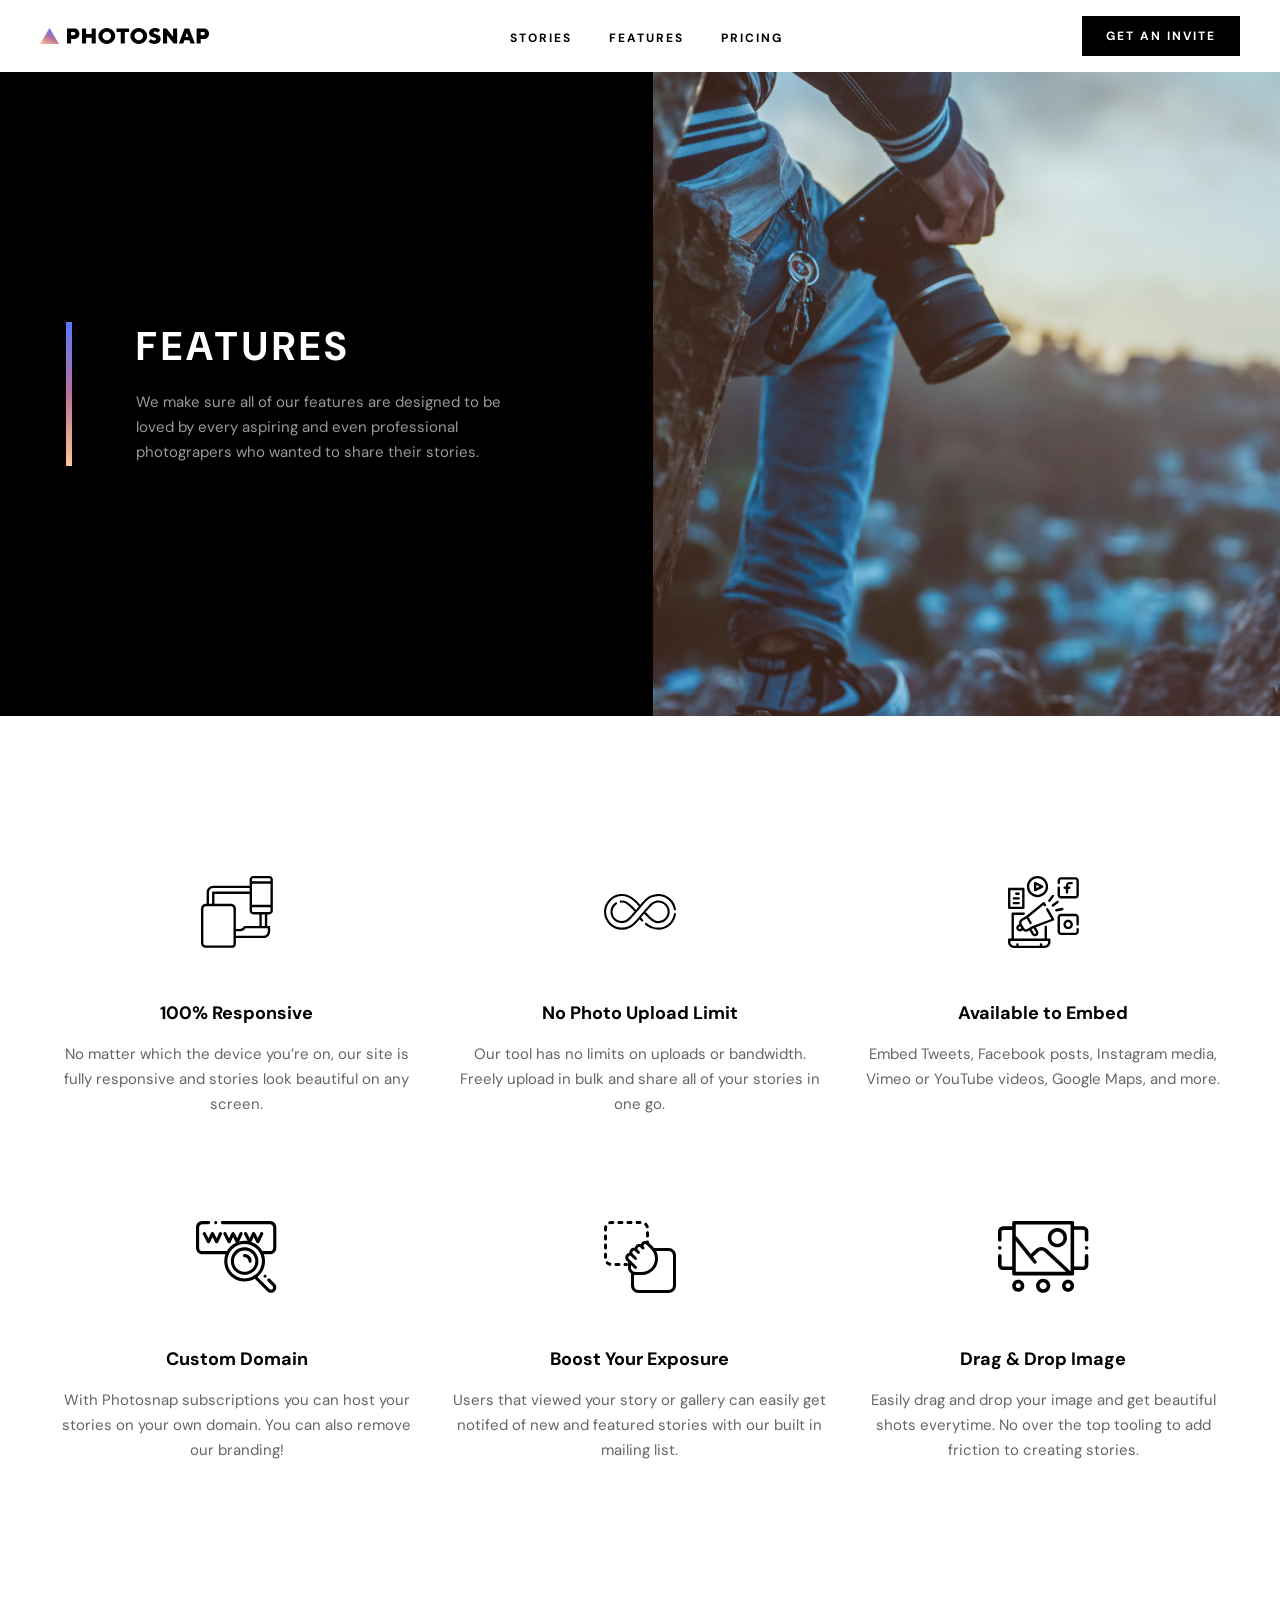
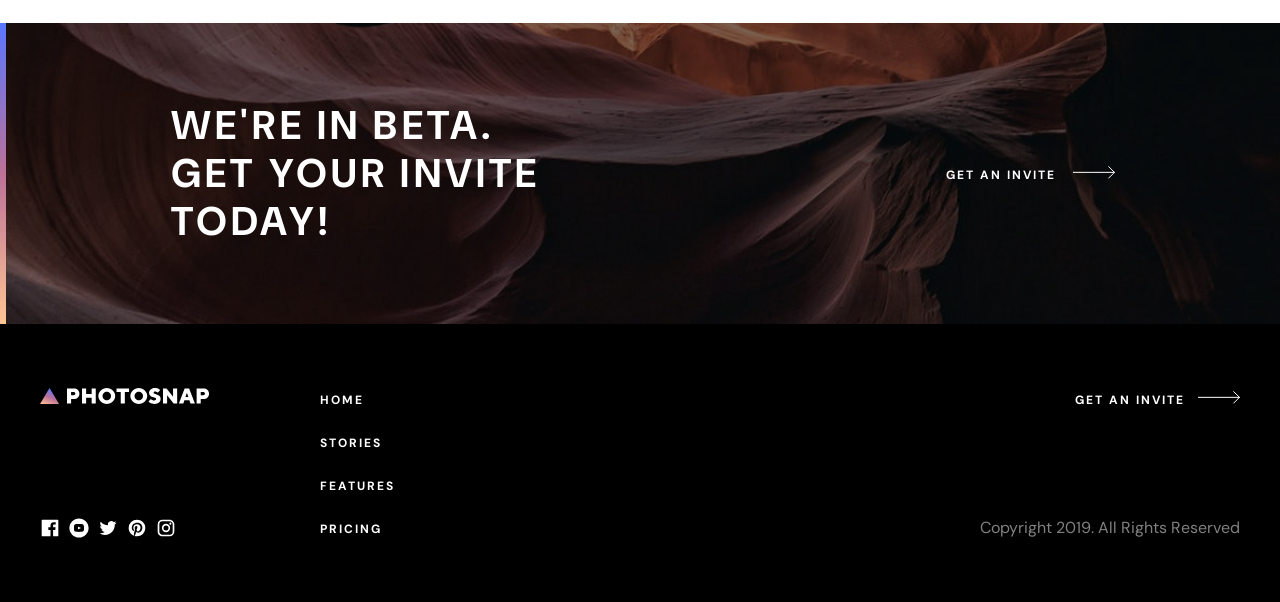
<file: features.html>
<!doctype html>
<html lang="en">
  <head>
    <meta charset="UTF-8" />
    <meta name="viewport" content="width=device-width, initial-scale=1.0" />
    <title>Features</title>

    <!-- local style link -->
    <link rel="stylesheet" href="./style/features.css" />
  </head>
  <body>
    <nav>
      <img class="logo" src="./imgs/logo(black).svg" alt="logo" />
      <ul>
        <li><a href="./stories.html">Stories</a></li>
        <li><a href="#">features</a></li>
        <li><a href="./pricing.html">pricing</a></li>
      </ul>
      <button>get an invite</button>
      <img class="menu-bars" src="./imgs/menu(bars).svg" alt="menu" />
    </nav>
    <header>
      <div class="left">
        <span></span>
        <div>
          <h2>FEATURES</h2>
          <p>
            We make sure all of our features are designed to be loved by every
            aspiring and even professional photograpers who wanted to share
            their stories.
          </p>
        </div>
      </div>
      <div class="right"></div>
    </header>
    <main>
      <div class="card box1">
        <img src="./imgs/Shape1.svg" alt="responsive" />
        <h3>100% Responsive</h3>
        <p>
          No matter which the device you’re on, our site is fully responsive and
          stories look beautiful on any screen.
        </p>
      </div>
      <div class="card box2">
        <img class="infinite" src="./imgs/shape2.svg" alt="no limits" />
        <h3 class="spacing">No Photo Upload Limit</h3>
        <p>
          Our tool has no limits on uploads or bandwidth. Freely upload in bulk
          and share all of your stories in one go.
        </p>
      </div>
      <div class="card box3">
        <img src="./imgs/shape3.svg" alt="Available" />
        <h3>Available to Embed</h3>
        <p>
          Embed Tweets, Facebook posts, Instagram media, Vimeo or YouTube
          videos, Google Maps, and more.
        </p>
      </div>
      <div class="card">
        <img src="./imgs/shape4.svg" alt="custom domain" />
        <h3>Custom Domain</h3>
        <p>
          With Photosnap subscriptions you can host your stories on your own
          domain. You can also remove our branding!
        </p>
      </div>
      <div class="card">
        <img src="./imgs/shape5.svg" alt="boost your exposure" />
        <h3>Boost Your Exposure</h3>
        <p>
          Users that viewed your story or gallery can easily get notifed of new
          and featured stories with our built in mailing list.
        </p>
      </div>
      <div class="card">
        <img src="./imgs/shape6.svg" alt="drag & drop image" />
        <h3>Drag & Drop Image</h3>
        <p>
          Easily drag and drop your image and get beautiful shots everytime. No
          over the top tooling to add friction to creating stories.
        </p>
      </div>
    </main>
    <section class="beta">
      <span></span>
      <div class="content">
        <h2>We're in beta. Get your invite today!</h2>
        <div>
          <a href="#">get an invite</a>
          <img src="./imgs/Arrow(white).svg" alt="" />
        </div>
      </div>
    </section>
    <footer>
      <div class="logos">
        <img src="./imgs/logo(white).svg" alt="logo" />
        <div class="icons">
          <svg
            class="facebook"
            xmlns="http://www.w3.org/2000/svg"
            width="20px"
            height="20px"
            viewBox="0 0 24 24"
          >
            <path d="M0 0h24v24H0z" fill="none" />
            <path
              fill="currentColor"
              fill-rule="evenodd"
              d="M15.725 22v-7.745h2.6l.389-3.018h-2.99V9.31c0-.874.243-1.47 1.497-1.47h1.598v-2.7a21 21 0 0 0-2.33-.12c-2.304 0-3.881 1.407-3.881 3.99v2.227H10v3.018h2.607V22H3.104C2.494 22 2 21.506 2 20.896V3.104C2 2.494 2.494 2 3.104 2h17.792C21.506 2 22 2.494 22 3.104v17.792c0 .61-.494 1.104-1.104 1.104z"
            />
          </svg>

          <svg
            class="youtube"
            xmlns="http://www.w3.org/2000/svg"
            width="20px"
            height="20px"
            viewBox="0 0 20 20"
          >
            <path d="M0 0h20v20H0z" fill="none" />
            <path
              fill="currentColor"
              d="M11.603 9.833L9.357 8.785C9.161 8.694 9 8.796 9 9.013v1.974c0 .217.161.319.357.228l2.245-1.048c.197-.092.197-.242.001-.334M10 .4C4.698.4.4 4.698.4 10s4.298 9.6 9.6 9.6s9.6-4.298 9.6-9.6S15.302.4 10 .4m0 13.5c-4.914 0-5-.443-5-3.9s.086-3.9 5-3.9s5 .443 5 3.9s-.086 3.9-5 3.9"
            />
          </svg>

          <svg
            class="twitter"
            xmlns="http://www.w3.org/2000/svg"
            width="20px"
            height="20px"
            viewBox="0 0 24 24"
          >
            <path d="M0 0h24v24H0z" fill="none" />
            <path
              fill="currentColor"
              d="M22.213 5.656a8.4 8.4 0 0 1-2.402.658A4.2 4.2 0 0 0 21.649 4c-.82.488-1.719.83-2.655 1.015a4.182 4.182 0 0 0-7.126 3.814a11.87 11.87 0 0 1-8.621-4.37a4.17 4.17 0 0 0-.566 2.103c0 1.45.739 2.731 1.86 3.481a4.2 4.2 0 0 1-1.894-.523v.051a4.185 4.185 0 0 0 3.355 4.102a4.2 4.2 0 0 1-1.89.072A4.185 4.185 0 0 0 8.02 16.65a8.4 8.4 0 0 1-6.192 1.732a11.83 11.83 0 0 0 6.41 1.88c7.694 0 11.9-6.373 11.9-11.9q0-.271-.012-.541a8.5 8.5 0 0 0 2.086-2.164"
            />
          </svg>

          <svg
            class="pinterest"
            xmlns="http://www.w3.org/2000/svg"
            width="20px"
            height="20px"
            viewBox="0 0 24 24"
          >
            <path d="M0 0h24v24H0z" fill="none" />
            <path
              fill="currentColor"
              d="M9.04 21.54c.96.29 1.93.46 2.96.46a10 10 0 0 0 10-10A10 10 0 0 0 12 2A10 10 0 0 0 2 12c0 4.25 2.67 7.9 6.44 9.34c-.09-.78-.18-2.07 0-2.96l1.15-4.94s-.29-.58-.29-1.5c0-1.38.86-2.41 1.84-2.41c.86 0 1.26.63 1.26 1.44c0 .86-.57 2.09-.86 3.27c-.17.98.52 1.84 1.52 1.84c1.78 0 3.16-1.9 3.16-4.58c0-2.4-1.72-4.04-4.19-4.04c-2.82 0-4.48 2.1-4.48 4.31c0 .86.28 1.73.74 2.3c.09.06.09.14.06.29l-.29 1.09c0 .17-.11.23-.28.11c-1.28-.56-2.02-2.38-2.02-3.85c0-3.16 2.24-6.03 6.56-6.03c3.44 0 6.12 2.47 6.12 5.75c0 3.44-2.13 6.2-5.18 6.2c-.97 0-1.92-.52-2.26-1.13l-.67 2.37c-.23.86-.86 2.01-1.29 2.7z"
            />
          </svg>

          <svg
            class="instagram"
            xmlns="http://www.w3.org/2000/svg"
            width="20px"
            height="20px"
            viewBox="0 0 24 24"
          >
            <path d="M0 0h24v24H0z" fill="none" />
            <path
              fill="currentColor"
              d="M7.8 2h8.4C19.4 2 22 4.6 22 7.8v8.4a5.8 5.8 0 0 1-5.8 5.8H7.8C4.6 22 2 19.4 2 16.2V7.8A5.8 5.8 0 0 1 7.8 2m-.2 2A3.6 3.6 0 0 0 4 7.6v8.8C4 18.39 5.61 20 7.6 20h8.8a3.6 3.6 0 0 0 3.6-3.6V7.6C20 5.61 18.39 4 16.4 4zm9.65 1.5a1.25 1.25 0 0 1 1.25 1.25A1.25 1.25 0 0 1 17.25 8A1.25 1.25 0 0 1 16 6.75a1.25 1.25 0 0 1 1.25-1.25M12 7a5 5 0 0 1 5 5a5 5 0 0 1-5 5a5 5 0 0 1-5-5a5 5 0 0 1 5-5m0 2a3 3 0 0 0-3 3a3 3 0 0 0 3 3a3 3 0 0 0 3-3a3 3 0 0 0-3-3"
            />
          </svg>
        </div>
      </div>
      <ul>
        <li><a href="./index.html">Home</a></li>
        <li><a href="#">Stories</a></li>
        <li><a href="./features.html">features</a></li>
        <li><a href="./pricing.html">pricing</a></li>
      </ul>
      <div class="right">
        <div>
          <a href="">get an invite</a
          ><img src="./imgs/Arrow(white).svg" alt="Arrow" />
        </div>
        <p>Copyright 2019. All Rights Reserved</p>
      </div>
    </footer>
  </body>
</html>
</file>
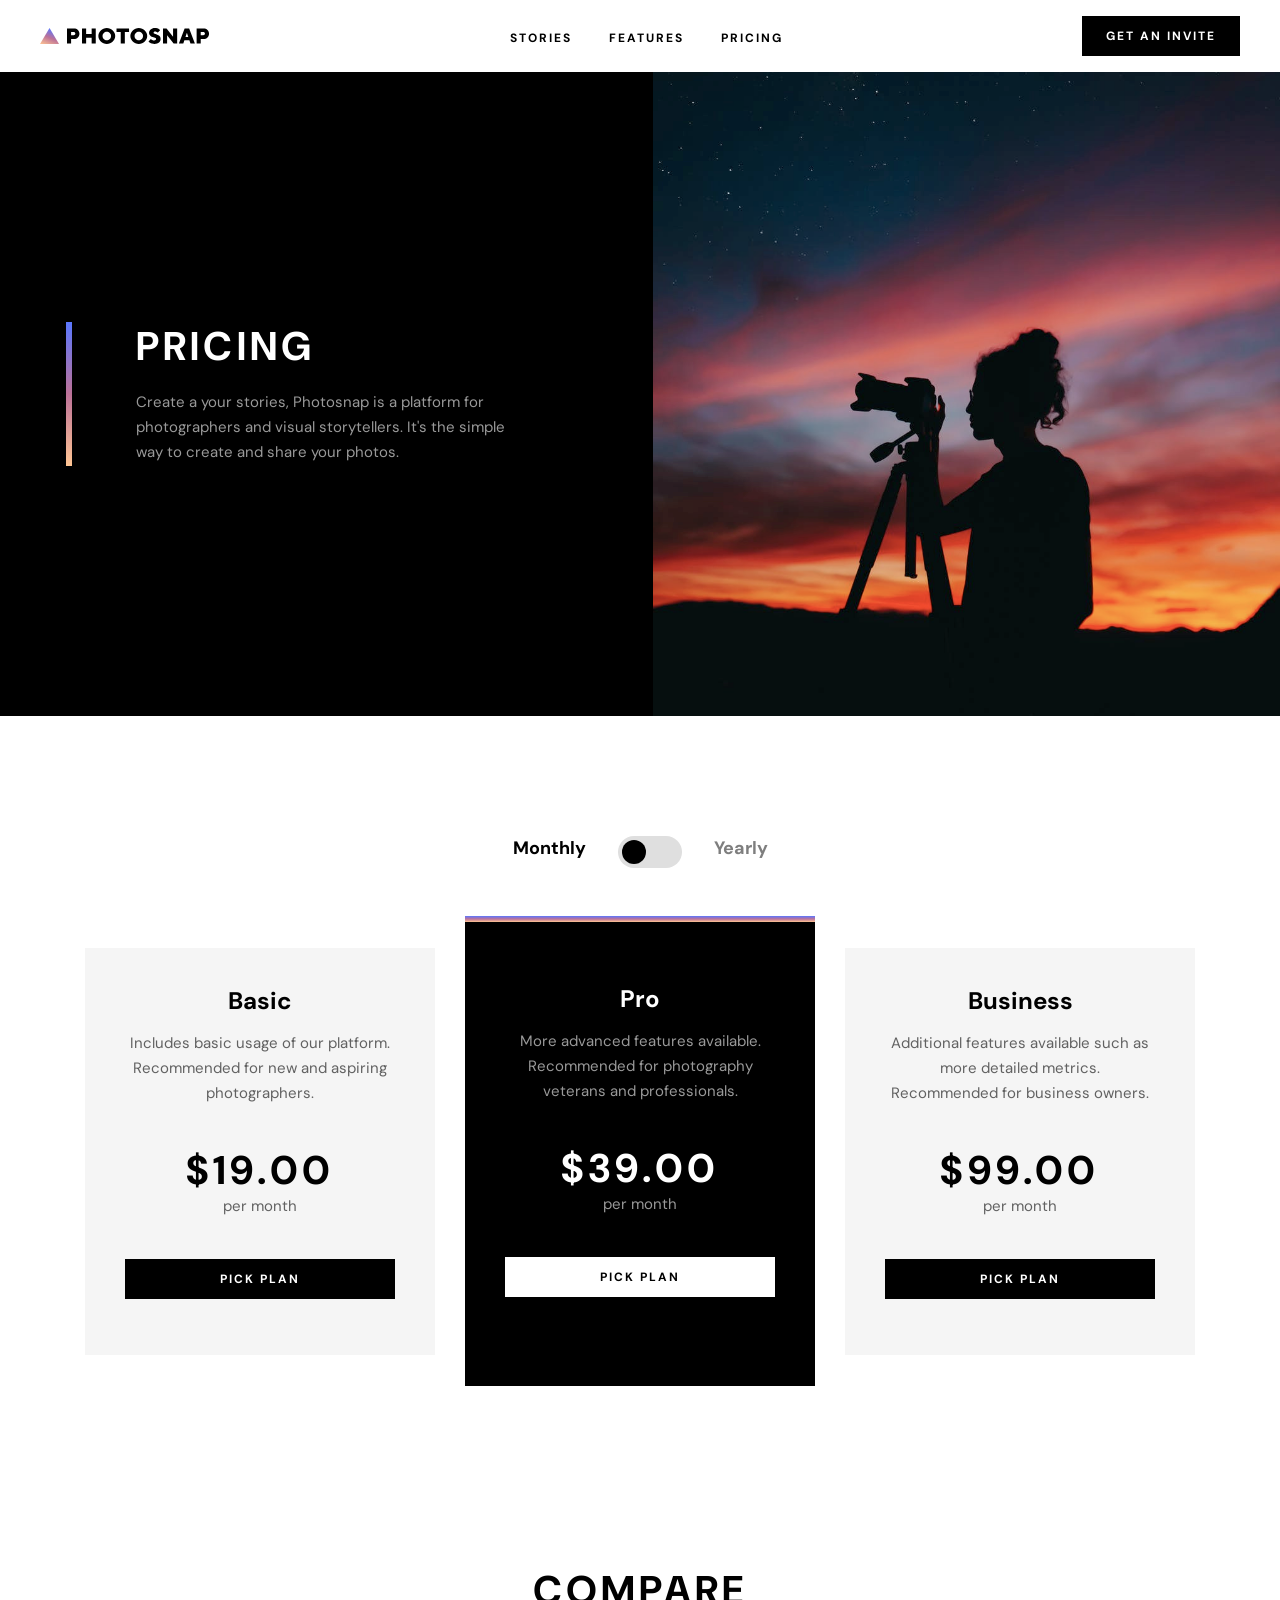
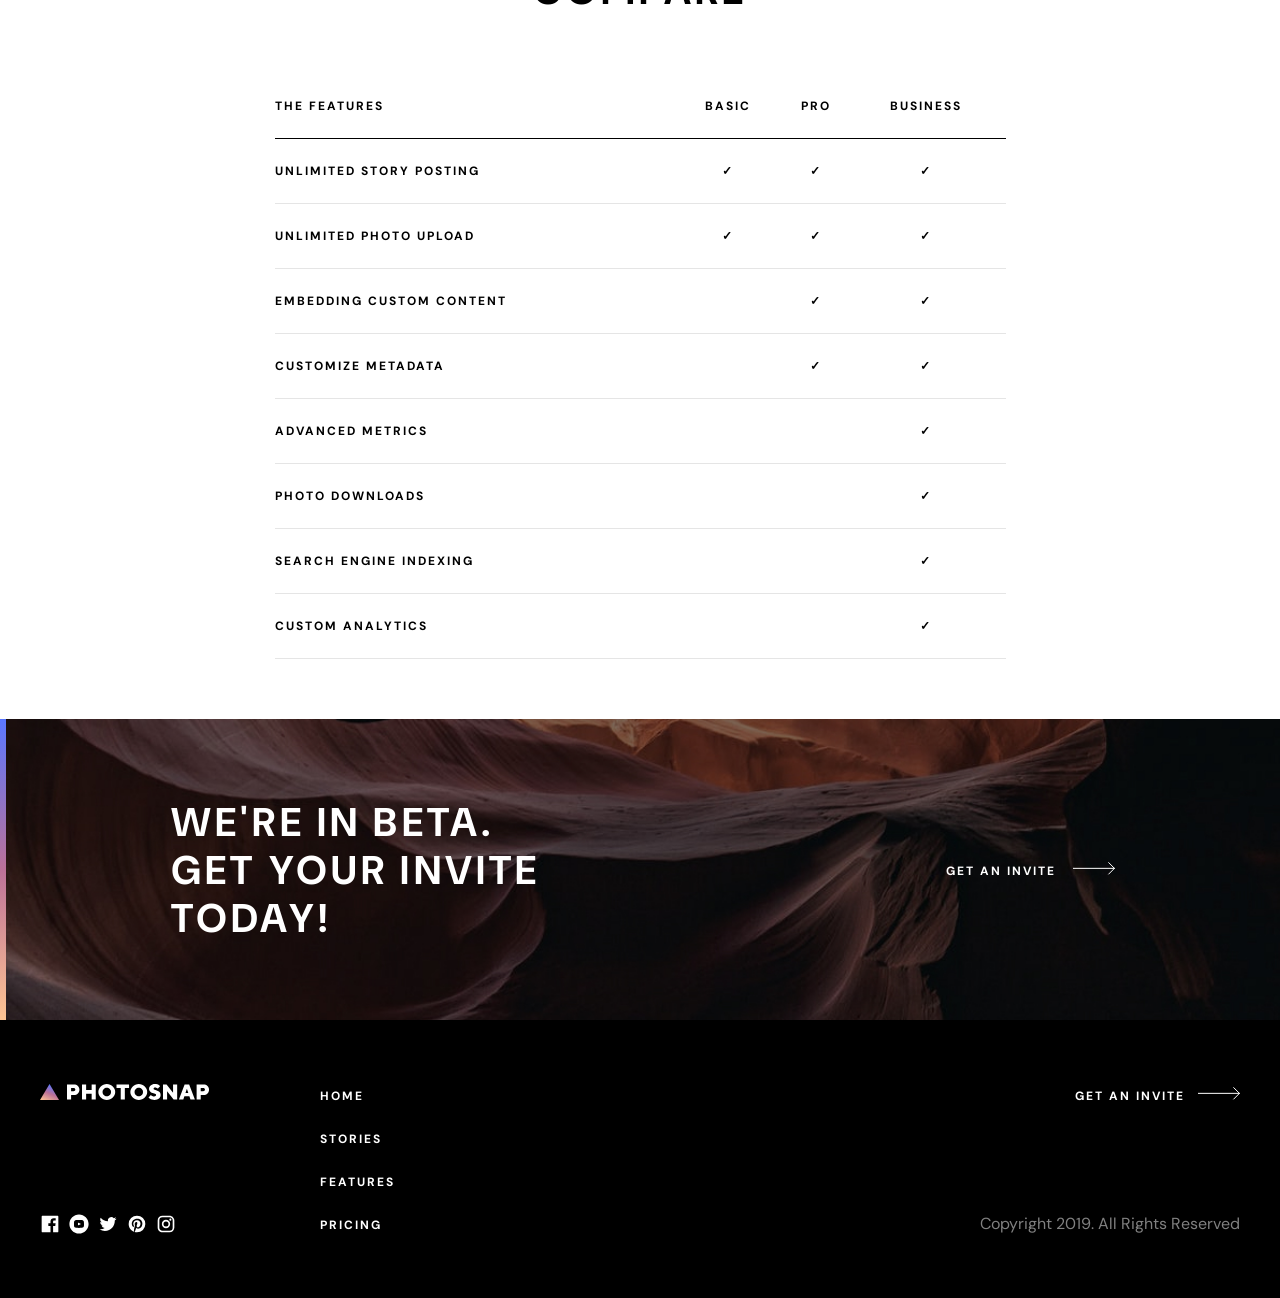
<file: pricing.html>
<!doctype html>
<html lang="en">
  <head>
    <meta charset="UTF-8" />
    <meta name="viewport" content="width=device-width, initial-scale=1.0" />
    <title>Pricing</title>

    <!-- local style link -->
    <link rel="stylesheet" href="./style/pricing.css" />
  </head>
  <body>
    <nav>
      <img class="logo" src="./imgs/logo(black).svg" alt="logo" />
      <ul>
        <li><a href="./stories.html">Stories</a></li>
        <li><a href="./features.html">features</a></li>
        <li><a href="#">pricing</a></li>
      </ul>
      <button>get an invite</button>
      <img class="menu-bars" src="./imgs/menu(bars).svg" alt="menu" />
    </nav>
    <header>
      <div class="left">
        <span></span>
        <div>
          <h2>PRICING</h2>
          <p>
            Create a your stories, Photosnap is a platform for photographers and
            visual storytellers. It's the simple way to create and share your
            photos.
          </p>
        </div>
      </div>
      <div class="right"></div>
    </header>
    <section class="price">
      <div class="toggle-switch">
        <p class="month">Monthly</p>
        <div><span></span></div>
        <p class="year">Yearly</p>
      </div>
      <div class="cards">
        <div class="card">
          <div class="content">
            <h3>Basic</h3>
            <p class="one">
              Includes basic usage of our platform. Recommended for new and
              aspiring photographers.
            </p>
            <p class="two">$19.00</p>
            <p class="three">per month</p>
            <button>PICK PLAN</button>
          </div>
        </div>
        <div class="card middle">
          <div class="content">
            <span></span>
            <h3>Pro</h3>
            <p class="one">
              More advanced features available. Recommended for photography
              veterans and professionals.
            </p>
            <p class="two">$39.00</p>
            <p class="three">per month</p>
            <button>PICK PLAN</button>
          </div>
        </div>
        <div class="card">
          <div class="content">
            <h3>Business</h3>
            <p class="one">
              Additional features available such as more detailed metrics.
              Recommended for business owners.
            </p>
            <p class="two">$99.00</p>
            <p class="three">per month</p>
            <button>PICK PLAN</button>
          </div>
        </div>
      </div>
    </section>
    <section class="compare">
      <h2>COMPARE</h2>
      <table>
        <thead>
          <tr>
            <th>THE FEATURES</th>
            <th>BASIC</th>
            <th>PRO</th>
            <th>BUSINESS</th>
          </tr>
        </thead>
        <tbody>
          <tr>
            <td>UNLIMITED STORY POSTING</td>
            <td>✓</td>
            <td>✓</td>
            <td>✓</td>
          </tr>
          <tr>
            <td>UNLIMITED PHOTO UPLOAD</td>
            <td>✓</td>
            <td>✓</td>
            <td>✓</td>
          </tr>
          <tr>
            <td>EMBEDDING CUSTOM CONTENT</td>
            <td></td>
            <td>✓</td>
            <td>✓</td>
          </tr>
          <tr>
            <td>CUSTOMIZE METADATA</td>
            <td></td>
            <td>✓</td>
            <td>✓</td>
          </tr>
          <tr>
            <td>ADVANCED METRICS</td>
            <td></td>
            <td></td>
            <td>✓</td>
          </tr>
          <tr>
            <td>PHOTO DOWNLOADS</td>
            <td></td>
            <td></td>
            <td>✓</td>
          </tr>
          <tr>
            <td>SEARCH ENGINE INDEXING</td>
            <td></td>
            <td></td>
            <td>✓</td>
          </tr>
          <tr>
            <td>CUSTOM ANALYTICS</td>
            <td></td>
            <td></td>
            <td>✓</td>
          </tr>
        </tbody>
      </table>
    </section>
    <section class="beta">
      <span></span>
      <div class="content">
        <h2>We're in beta. Get your invite today!</h2>
        <div>
          <a href="#">get an invite</a>
          <img src="./imgs/Arrow(white).svg" alt="" />
        </div>
      </div>
    </section>
    <footer>
      <div class="logos">
        <img src="./imgs/logo(white).svg" alt="logo" />
        <div class="icons">
          <svg
            class="facebook"
            xmlns="http://www.w3.org/2000/svg"
            width="20px"
            height="20px"
            viewBox="0 0 24 24"
          >
            <path d="M0 0h24v24H0z" fill="none" />
            <path
              fill="currentColor"
              fill-rule="evenodd"
              d="M15.725 22v-7.745h2.6l.389-3.018h-2.99V9.31c0-.874.243-1.47 1.497-1.47h1.598v-2.7a21 21 0 0 0-2.33-.12c-2.304 0-3.881 1.407-3.881 3.99v2.227H10v3.018h2.607V22H3.104C2.494 22 2 21.506 2 20.896V3.104C2 2.494 2.494 2 3.104 2h17.792C21.506 2 22 2.494 22 3.104v17.792c0 .61-.494 1.104-1.104 1.104z"
            />
          </svg>

          <svg
            class="youtube"
            xmlns="http://www.w3.org/2000/svg"
            width="20px"
            height="20px"
            viewBox="0 0 20 20"
          >
            <path d="M0 0h20v20H0z" fill="none" />
            <path
              fill="currentColor"
              d="M11.603 9.833L9.357 8.785C9.161 8.694 9 8.796 9 9.013v1.974c0 .217.161.319.357.228l2.245-1.048c.197-.092.197-.242.001-.334M10 .4C4.698.4.4 4.698.4 10s4.298 9.6 9.6 9.6s9.6-4.298 9.6-9.6S15.302.4 10 .4m0 13.5c-4.914 0-5-.443-5-3.9s.086-3.9 5-3.9s5 .443 5 3.9s-.086 3.9-5 3.9"
            />
          </svg>

          <svg
            class="twitter"
            xmlns="http://www.w3.org/2000/svg"
            width="20px"
            height="20px"
            viewBox="0 0 24 24"
          >
            <path d="M0 0h24v24H0z" fill="none" />
            <path
              fill="currentColor"
              d="M22.213 5.656a8.4 8.4 0 0 1-2.402.658A4.2 4.2 0 0 0 21.649 4c-.82.488-1.719.83-2.655 1.015a4.182 4.182 0 0 0-7.126 3.814a11.87 11.87 0 0 1-8.621-4.37a4.17 4.17 0 0 0-.566 2.103c0 1.45.739 2.731 1.86 3.481a4.2 4.2 0 0 1-1.894-.523v.051a4.185 4.185 0 0 0 3.355 4.102a4.2 4.2 0 0 1-1.89.072A4.185 4.185 0 0 0 8.02 16.65a8.4 8.4 0 0 1-6.192 1.732a11.83 11.83 0 0 0 6.41 1.88c7.694 0 11.9-6.373 11.9-11.9q0-.271-.012-.541a8.5 8.5 0 0 0 2.086-2.164"
            />
          </svg>

          <svg
            class="pinterest"
            xmlns="http://www.w3.org/2000/svg"
            width="20px"
            height="20px"
            viewBox="0 0 24 24"
          >
            <path d="M0 0h24v24H0z" fill="none" />
            <path
              fill="currentColor"
              d="M9.04 21.54c.96.29 1.93.46 2.96.46a10 10 0 0 0 10-10A10 10 0 0 0 12 2A10 10 0 0 0 2 12c0 4.25 2.67 7.9 6.44 9.34c-.09-.78-.18-2.07 0-2.96l1.15-4.94s-.29-.58-.29-1.5c0-1.38.86-2.41 1.84-2.41c.86 0 1.26.63 1.26 1.44c0 .86-.57 2.09-.86 3.27c-.17.98.52 1.84 1.52 1.84c1.78 0 3.16-1.9 3.16-4.58c0-2.4-1.72-4.04-4.19-4.04c-2.82 0-4.48 2.1-4.48 4.31c0 .86.28 1.73.74 2.3c.09.06.09.14.06.29l-.29 1.09c0 .17-.11.23-.28.11c-1.28-.56-2.02-2.38-2.02-3.85c0-3.16 2.24-6.03 6.56-6.03c3.44 0 6.12 2.47 6.12 5.75c0 3.44-2.13 6.2-5.18 6.2c-.97 0-1.92-.52-2.26-1.13l-.67 2.37c-.23.86-.86 2.01-1.29 2.7z"
            />
          </svg>

          <svg
            class="instagram"
            xmlns="http://www.w3.org/2000/svg"
            width="20px"
            height="20px"
            viewBox="0 0 24 24"
          >
            <path d="M0 0h24v24H0z" fill="none" />
            <path
              fill="currentColor"
              d="M7.8 2h8.4C19.4 2 22 4.6 22 7.8v8.4a5.8 5.8 0 0 1-5.8 5.8H7.8C4.6 22 2 19.4 2 16.2V7.8A5.8 5.8 0 0 1 7.8 2m-.2 2A3.6 3.6 0 0 0 4 7.6v8.8C4 18.39 5.61 20 7.6 20h8.8a3.6 3.6 0 0 0 3.6-3.6V7.6C20 5.61 18.39 4 16.4 4zm9.65 1.5a1.25 1.25 0 0 1 1.25 1.25A1.25 1.25 0 0 1 17.25 8A1.25 1.25 0 0 1 16 6.75a1.25 1.25 0 0 1 1.25-1.25M12 7a5 5 0 0 1 5 5a5 5 0 0 1-5 5a5 5 0 0 1-5-5a5 5 0 0 1 5-5m0 2a3 3 0 0 0-3 3a3 3 0 0 0 3 3a3 3 0 0 0 3-3a3 3 0 0 0-3-3"
            />
          </svg>
        </div>
      </div>
      <ul>
        <li><a href="./index.html">Home</a></li>
        <li><a href="#">Stories</a></li>
        <li><a href="./features.html">features</a></li>
        <li><a href="./pricing.html">pricing</a></li>
      </ul>
      <div class="right">
        <div>
          <a href="">get an invite</a
          ><img src="./imgs/Arrow(white).svg" alt="Arrow" />
        </div>
        <p>Copyright 2019. All Rights Reserved</p>
      </div>
    </footer>
  </body>
</html>
</file>
<file: style/features.css>
/* General settings */

@import url("https://fonts.googleapis.com/css2?family=DM+Sans:ital,opsz,wght@0,9..40,100..1000;1,9..40,100..1000&display=swap");

* {
  padding: 0;
  margin: 0;
  box-sizing: border-box;
}

body,
a,
button {
  font-family: "DM Sans", sans-serif;
}

ul {
  list-style: none;
}

a {
  text-decoration: none;
  text-transform: uppercase;
  letter-spacing: 2px;
  font-size: 12px;
  font-weight: 700;
}

button {
  text-transform: uppercase;
  font-weight: 700;
  font-size: 12px;
  letter-spacing: 2px;
  border: none;
  cursor: pointer;
}

/* navbar section */

nav {
  padding: 16px 165px;
  display: flex;
  justify-content: space-between;
  align-items: center;
}

nav ul {
  display: flex;
  align-items: center;
  gap: 37px;
}

nav ul li a {
  color: rgba(0, 0, 0, 1);
  transition: 0.2s;
}

nav ul li a:hover {
  color: rgba(223, 223, 223, 1);
}

nav button {
  color: rgba(255, 255, 255, 1);
  padding: 12px 24px;
  background-color: rgba(0, 0, 0, 1);
  transition: 0.2s;
}

nav button:hover {
  background-color: rgba(223, 223, 223, 1);
  color: black;
}

nav img.menu-bars {
  display: none;
}

/* header section */

header {
  display: flex;
  color: white;
}

header .left {
  background-color: black;
  width: 40.4%;
  padding: 250px 0;
  display: flex;
  justify-content: center;
  order: 1;
}

header .left span {
  width: 6px;
  height: 144px;
  background: linear-gradient(
    rgba(90, 119, 255, 1),
    rgba(188, 113, 152, 1),
    rgba(255, 197, 147, 1)
  );
  transform: translate(-190px, 0);
}

header .left div {
  width: 387px;
}

header .left div h2 {
  font-size: 40px;
  font-weight: 700;
  line-height: 48px;
  letter-spacing: 4.17px;
  margin-bottom: 20px;
}

header .left div p {
  font-size: 15px;
  line-height: 25px;
  opacity: 60%;
}

header .right {
  width: 59.6%;
  background-image: url("../imgs/hold-camera.png");
  background-size: cover;
  background-position: 10% 20%;
  order: 2;
}

/* main section */

main {
  padding: 160px 360px;
  display: flex;
  justify-content: center;
  flex-wrap: wrap;
  gap: 30px;
}

main .card {
  width: calc((100% - 60px) / 3);
  text-align: center;
}

main .card h3 {
  font-size: 18px;
  line-height: 25px;
  margin: 48.15px 0 16px 0;
}

main .card p {
  opacity: 60%;
  font-size: 15px;
  line-height: 25px;
}
main .card h3.spacing {
  margin: 66.3px 0 16px 0;
}

main .card img.infinite {
  margin-top: 18.02px;
}

main .box1,
.box2,
.box3 {
  margin-bottom: 74.08px;
}

/* beta section */

section.beta {
  background-image: url("../imgs/WhatsApp\ Image\ 2026-08-12\ at\ 5.27.53\ PM.jpeg");
  background-size: cover;
  padding: 0 165px;
  color: white;
  display: flex;
}

section.beta span {
  width: 6px;
  height: 301px;
  background: linear-gradient(
    rgba(90, 119, 255, 1),
    rgba(188, 113, 152, 1),
    rgba(255, 197, 147, 1)
  );
  transform: translate(-165px, 0);
}
section.beta .content {
  width: 100%;
  display: flex;
  justify-content: space-between;
  align-items: center;
}

section.beta .content h2 {
  width: 380px;
  font-size: 40px;
  font-weight: 700;
  line-height: 48px;
  letter-spacing: 4.17px;
  text-transform: uppercase;
}

section.beta .content div a {
  color: white;
  margin-right: 13px;
  transition: 0.2s;
}

section.beta .content div a:hover {
  text-decoration: underline;
}

/* footer section */

footer {
  background-color: black;
  color: white;
  padding: 64px 165px 64px 171px;
  display: flex;
}

footer .logos {
  display: flex;
  flex-direction: column;
  justify-content: space-between;
  margin-right: 110px;
}

footer .logos .icons {
  transition: 0.1s;
  display: flex;
  gap: 9px;
}

footer .logos .icons svg {
  cursor: pointer;
}

footer .logos .icons .facebook:hover {
  color: #1877f2;
}

footer .logos .icons .youtube:hover {
  color: #ff0000;
}

footer .logos .icons .twitter:hover {
  color: #1da1f2;
}

footer .logos .icons .pinterest:hover {
  color: #e60023;
}

footer .logos .icons .instagram:hover {
  color: #e4405f;
}

footer ul {
  display: flex;
  flex-direction: column;
  gap: 22px;
}

footer ul li a {
  color: white;
  transition: 0.2s;
}

footer ul li a:hover {
  color: rgba(223, 223, 223, 0.6);
}

footer .right {
  margin-left: auto;
  display: flex;
  flex-direction: column;
  justify-content: space-between;
}

footer .right p {
  opacity: 50.25%;
}

footer .right div {
  text-align: right;
}

footer .right div a {
  color: white;
  margin-right: 13px;
}

footer .right div a:hover {
  text-decoration: underline;
}

/* laptop view */

@media (max-width: 1439px) {
  nav {
    padding: 16px 40px;
  }

  header .left {
    width: 51%;
  }

  header .right {
    width: 49%;
  }

  header .left span {
    transform: translate(-64px, 0);
  }

  main {
    padding: 160px 50px;
  }

  footer {
    padding: 64px 40px;
  }
}

/* tablet view */

@media (max-width: 991px) {
  nav {
    padding: 16px 40px;
  }

  header .left {
    width: 65%;
  }

  header .right {
    width: 35%;
  }

  header .left span {
    transform: translate(-52px, 0);
  }

  main {
    padding: 112px 0;
    gap: 11px;
  }

  main .card {
    width: calc((100% - 60px) / 2);
  }

  section.beta {
    padding: 0 40px;
  }

  section.beta span {
    width: 6px;
    height: 301px;
    background: linear-gradient(
      rgba(90, 119, 255, 1),
      rgba(188, 113, 152, 1),
      rgba(255, 197, 147, 1)
    );
    transform: translate(-40px, 0);
  }

  footer {
    position: relative;
  }

  footer .logos {
    height: 170px;
    margin-right: 0;
  }

  footer ul {
    flex-direction: row;
    position: absolute;
    top: 120px;
  }
}

/* phone view */

@media (max-width: 767px) {
  nav {
    padding: 28px 24px;
  }

  nav ul,
  button {
    display: none;
  }

  nav img.menu-bars {
    display: block;
  }

  header {
    flex-direction: column;
  }

  header .left {
    padding: 90px 0;
    flex-direction: column;
    justify-content: center;
    align-items: center;

    width: 100%;
    order: 2;
  }

  header .left span {
    width: 144px;
    height: 6px;
    transform: translate(-88px, -88px);
  }

  header .left div {
    width: 318px;
  }

  header .left div h2 {
    font-size: 32px;
    line-height: 40px;
    letter-spacing: 3.33px;
  }

  header .right {
    width: 100%;
    height: 350px;
    order: 1;
  }

  main {
    padding: 112px 60px;
    gap: 11px;
  }

  main .box1,
  .box2,
  .box3 {
    margin-bottom: 0;
  }

  main .card {
    width: 100%;
    margin-bottom: 55.08px;
  }

  section.beta {
    padding: 70px 33px;
    flex-direction: column;
  }

  section.beta span {
    width: 150px;
    height: 6px;
    transform: translate(26px, -69px);
  }

  section.beta .content {
    display: flex;
    flex-direction: column;
    justify-content: space-between;
    align-content: start;
  }

  section.beta .content h2 {
    width: 310px;
    font-size: 32px;
    line-height: 40px;
    letter-spacing: 3.33px;
    margin-bottom: 30px;
  }

  section.beta .content div {
    width: 310px;
  }

  footer {
    position: static;
    padding: 56px 33px;
    flex-direction: column;
    justify-content: space-between;
    align-items: center;
    height: 500px;
  }
  footer .logos {
    height: 50px;
  }

  footer .logos img {
    text-align: center;
  }

  footer ul {
    position: static;
    flex-direction: column;
    justify-content: center;
    align-items: center;
  }

  footer .right {
    margin-left: 0;
    height: 80px;
  }

  footer .right div {
    text-align: center;
  }
}
</file>
<file: style/pricing.css>
/* General settings */

@import url("https://fonts.googleapis.com/css2?family=DM+Sans:ital,opsz,wght@0,9..40,100..1000;1,9..40,100..1000&display=swap");

* {
  padding: 0;
  margin: 0;
  box-sizing: border-box;
}

body,
a,
button {
  font-family: "DM Sans", sans-serif;
}

ul {
  list-style: none;
}

a {
  text-decoration: none;
  text-transform: uppercase;
  letter-spacing: 2px;
  font-size: 12px;
  font-weight: 700;
}

button {
  text-transform: uppercase;
  font-weight: 700;
  font-size: 12px;
  letter-spacing: 2px;
  border: none;
  cursor: pointer;
}

/* navbar section */

nav {
  padding: 16px 165px;
  display: flex;
  justify-content: space-between;
  align-items: center;
}

nav ul {
  display: flex;
  align-items: center;
  gap: 37px;
}

nav ul li a {
  color: rgba(0, 0, 0, 1);
  transition: 0.2s;
}

nav ul li a:hover {
  color: rgba(223, 223, 223, 1);
}

nav button {
  color: rgba(255, 255, 255, 1);
  padding: 12px 24px;
  background-color: rgba(0, 0, 0, 1);
  transition: 0.2s;
}

nav button:hover {
  background-color: rgba(223, 223, 223, 1);
  color: black;
}

nav img.menu-bars {
  display: none;
}

/* header section */

header {
  display: flex;
  color: white;
}

header .left {
  background-color: black;
  width: 40.4%;
  padding: 250px 0;
  display: flex;
  justify-content: center;
  order: 1;
}

header .left span {
  width: 6px;
  height: 144px;
  background: linear-gradient(
    rgba(90, 119, 255, 1),
    rgba(188, 113, 152, 1),
    rgba(255, 197, 147, 1)
  );
  transform: translate(-190px, 0);
}

header .left div {
  width: 387px;
}

header .left div h2 {
  font-size: 40px;
  font-weight: 700;
  line-height: 48px;
  letter-spacing: 4.17px;
  margin-bottom: 20px;
}

header .left div p {
  font-size: 15px;
  line-height: 25px;
  opacity: 60%;
}

header .right {
  width: 59.6%;
  background-image: url("../imgs/pricing-image.png");
  background-size: cover;
  background-position: 0% 85%;
  order: 2;
}

/* price section */

section.price {
  padding: 120px 165px;
}

section.price .toggle-switch {
  display: flex;
  justify-content: center;
  gap: 32px;
  margin-bottom: 48px;
}

section.price .toggle-switch p.month {
  font-size: 18px;
  font-weight: 700;
  line-height: 25px;
}

section.price .toggle-switch div {
  background-color: rgba(223, 223, 223, 1);
  width: 64px;
  height: 32px;
  border-radius: 16px;
}

section.price .toggle-switch div span {
  display: block;
  width: 24px;
  height: 24px;
  background-color: black;
  border-radius: 50%;
  transform: translate(4px, 4px);
}

section.price .toggle-switch p.year {
  font-size: 18px;
  font-weight: 700;
  line-height: 25px;
  opacity: 50%;
}

section.price .cards {
  display: flex;
  justify-content: center;
  align-items: center;
  gap: 30px;
}

section.price .cards .card {
  padding: 40px;
  width: 350px;
  height: 407px;
  background-color: rgba(245, 245, 245, 1);
  text-align: center;
}

section.price .cards .card h3 {
  font-size: 24px;
  font-weight: 700;
  line-height: 25px;
}

section.price .cards .card .one {
  opacity: 60%;
  font-size: 15px;
  line-height: 25px;
  margin: 18px 0 40px 0;
}

section.price .cards .card .two {
  font-size: 40px;
  font-weight: 700;
  line-height: 48px;
  letter-spacing: 4.17px;
}

section.price .cards .card .three {
  opacity: 60%;
  font-size: 15px;
  line-height: 25px;
  margin-bottom: 40px;
}

section.price .cards .card button {
  width: 100%;
  padding: 12px 0;
  background-color: black;
  color: white;
  transition: 0.2s;
}

section.price .cards .card button:hover {
  background-color: rgba(223, 223, 223, 1);
  color: black;
}

section.price .cards .middle {
  position: relative;
  height: 470px;
  background-color: black;
}

section.price .cards .middle span {
  display: block;
  width: 100%;
  height: 6px;
  background: linear-gradient(
    rgba(90, 119, 255, 1),
    rgba(188, 113, 152, 1),
    rgba(255, 197, 147, 1)
  );
  position: absolute;
  top: 0;
  left: 0;
}

section.price .cards .middle h3 {
  color: white;
  margin-top: 30px;
}

section.price .cards .middle .one {
  color: white;
}
section.price .cards .middle .two {
  color: white;
}
section.price .cards .middle .three {
  color: white;
}

section.price .cards .middle button {
  background-color: white;
  color: black;
}

/* table section */

section.compare {
  padding: 60px 20px;
  display: flex;
  flex-direction: column;
  align-items: center;
}

section.compare h2 {
  font-weight: 700;
  font-size: 40px;
  line-height: 48px;
  letter-spacing: 4.17px;
  margin-bottom: 60px;
}

section.compare table {
  width: 731px;
  text-align: left;
  border-collapse: collapse;
}

td,
th {
  padding: 24px 15px 24px 0;
  font-size: 12px;
  font-weight: 700;
  letter-spacing: 2px;
}

td:first-child,
th:first-child {
  text-align: left;
}

td:not(:first-child),
th:not(:first-child) {
  text-align: center;
}

section.compare table thead tr {
  border-bottom: 1px solid black;
}

section.compare table tbody tr {
  border-bottom: 1px solid rgba(0, 0, 0, 0.1);
}

/* beta section */

section.beta {
  background-image: url("../imgs/WhatsApp\ Image\ 2026-08-12\ at\ 5.27.53\ PM.jpeg");
  background-size: cover;
  padding: 0 165px;
  color: white;
  display: flex;
}

section.beta span {
  width: 6px;
  height: 301px;
  background: linear-gradient(
    rgba(90, 119, 255, 1),
    rgba(188, 113, 152, 1),
    rgba(255, 197, 147, 1)
  );
  transform: translate(-165px, 0);
}
section.beta .content {
  width: 100%;
  display: flex;
  justify-content: space-between;
  align-items: center;
}

section.beta .content h2 {
  width: 380px;
  font-size: 40px;
  font-weight: 700;
  line-height: 48px;
  letter-spacing: 4.17px;
  text-transform: uppercase;
}

section.beta .content div a {
  color: white;
  margin-right: 13px;
  transition: 0.2s;
}

section.beta .content div a:hover {
  text-decoration: underline;
}

/* footer section */

footer {
  background-color: black;
  color: white;
  padding: 64px 165px 64px 171px;
  display: flex;
}

footer .logos {
  display: flex;
  flex-direction: column;
  justify-content: space-between;
  margin-right: 110px;
}

footer .logos .icons {
  transition: 0.1s;
  display: flex;
  gap: 9px;
}

footer .logos .icons svg {
  cursor: pointer;
}

footer .logos .icons .facebook:hover {
  color: #1877f2;
}

footer .logos .icons .youtube:hover {
  color: #ff0000;
}

footer .logos .icons .twitter:hover {
  color: #1da1f2;
}

footer .logos .icons .pinterest:hover {
  color: #e60023;
}

footer .logos .icons .instagram:hover {
  color: #e4405f;
}

footer ul {
  display: flex;
  flex-direction: column;
  gap: 22px;
}

footer ul li a {
  color: white;
  transition: 0.2s;
}

footer ul li a:hover {
  color: rgba(223, 223, 223, 0.6);
}

footer .right {
  margin-left: auto;
  display: flex;
  flex-direction: column;
  justify-content: space-between;
}

footer .right p {
  opacity: 50.25%;
}

footer .right div {
  text-align: right;
}

footer .right div a {
  color: white;
  margin-right: 13px;
}

footer .right div a:hover {
  text-decoration: underline;
}

/* laptop view */

@media (max-width: 1439px) {
  nav {
    padding: 16px 40px;
  }

  header .left {
    width: 51%;
  }

  header .right {
    width: 49%;
  }

  header .left span {
    transform: translate(-64px, 0);
  }

  section.price {
    padding: 120px 40px;
  }

  footer {
    padding: 64px 40px;
  }
}

/* tablet view */

@media (max-width: 991px) {
  nav {
    padding: 16px 40px;
  }

  header .left {
    width: 65%;
  }

  header .right {
    width: 35%;
    background-position: 50% 100%;
    background-repeat: no-repeat;
    background-size: 300%;
  }

  header .left span {
    transform: translate(-52px, 0);
  }

  section.price {
    padding: 120px 40px;
  }

  section.price .cards {
    flex-direction: column;
  }

  section.price .cards .middle span {
    width: 6px;
    height: 100%;
    top: 0;
    left: 0;
  }

  section.price .cards .card {
    width: 100%;
    height: auto;
    text-align: left;
    position: relative;
  }

  section.price .cards .card .content {
    width: 270px;
  }

  section.price .cards .card .two {
    position: absolute;
    right: 40px;
    top: 40px;
  }

  section.price .cards .card .three {
    position: absolute;
    right: 48px;
    top: 90px;
  }

  section.compare {
    padding: 112px 40px;
  }

  section.compare table {
    width: 689px;
  }

  section.beta {
    padding: 0 40px;
  }

  section.beta span {
    width: 6px;
    height: 301px;
    background: linear-gradient(
      rgba(90, 119, 255, 1),
      rgba(188, 113, 152, 1),
      rgba(255, 197, 147, 1)
    );
    transform: translate(-40px, 0);
  }

  section.price .cards .middle h3 {
    margin-top: 0;
  }

  footer {
    position: relative;
  }

  footer .logos {
    height: 170px;
    margin-right: 0;
  }

  footer ul {
    flex-direction: row;
    position: absolute;
    top: 120px;
  }
}

/* phone view */

@media (max-width: 767px) {
  nav {
    padding: 28px 24px;
  }

  nav ul,
  button {
    display: none;
  }

  nav img.menu-bars {
    display: block;
  }

  header {
    flex-direction: column;
  }

  header .left {
    padding: 90px 0;
    flex-direction: column;
    justify-content: center;
    align-items: center;

    width: 100%;
    order: 2;
  }

  header .left span {
    width: 144px;
    height: 6px;
    transform: translate(-88px, -88px);
  }

  header .left div {
    width: 318px;
  }

  header .left div h2 {
    font-size: 32px;
    line-height: 40px;
    letter-spacing: 3.33px;
  }

  header .right {
    background-size: cover;
    width: 100%;
    height: 350px;
    order: 1;
  }

  section.price {
    padding: 64px 29px;
  }

  section.price .cards .card {
    height: auto;
    position: static;
    text-align: center;
  }

  section.price .cards .card .content {
    width: 100%;
  }

  section.price .cards .card .two {
    position: static;
  }

  section.price .cards .card .three {
    position: static;
  }

  section.price .cards .card button {
    display: block;
  }

  section.price .cards .middle {
    position: relative;
    flex-direction: column;
  }

  section.price .cards .middle span {
    width: 100%;
    height: 6px;
    top: 0;
    left: 0;
  }

  section.compare table {
    width: 100%;
  }

  section.beta {
    padding: 70px 33px;
    flex-direction: column;
  }

  section.beta span {
    width: 150px;
    height: 6px;
    transform: translate(26px, -69px);
  }

  section.beta .content {
    display: flex;
    flex-direction: column;
    justify-content: space-between;
    align-content: start;
  }

  section.beta .content h2 {
    width: 310px;
    font-size: 32px;
    line-height: 40px;
    letter-spacing: 3.33px;
    margin-bottom: 30px;
  }

  section.beta .content div {
    width: 310px;
  }

  footer {
    position: static;
    padding: 56px 33px;
    flex-direction: column;
    justify-content: space-between;
    align-items: center;
    height: 500px;
  }
  footer .logos {
    height: 50px;
  }

  footer .logos img {
    text-align: center;
  }

  footer ul {
    position: static;
    flex-direction: column;
    justify-content: center;
    align-items: center;
  }

  footer .right {
    margin-left: 0;
    height: 80px;
  }

  footer .right div {
    text-align: center;
  }
}
</file>
